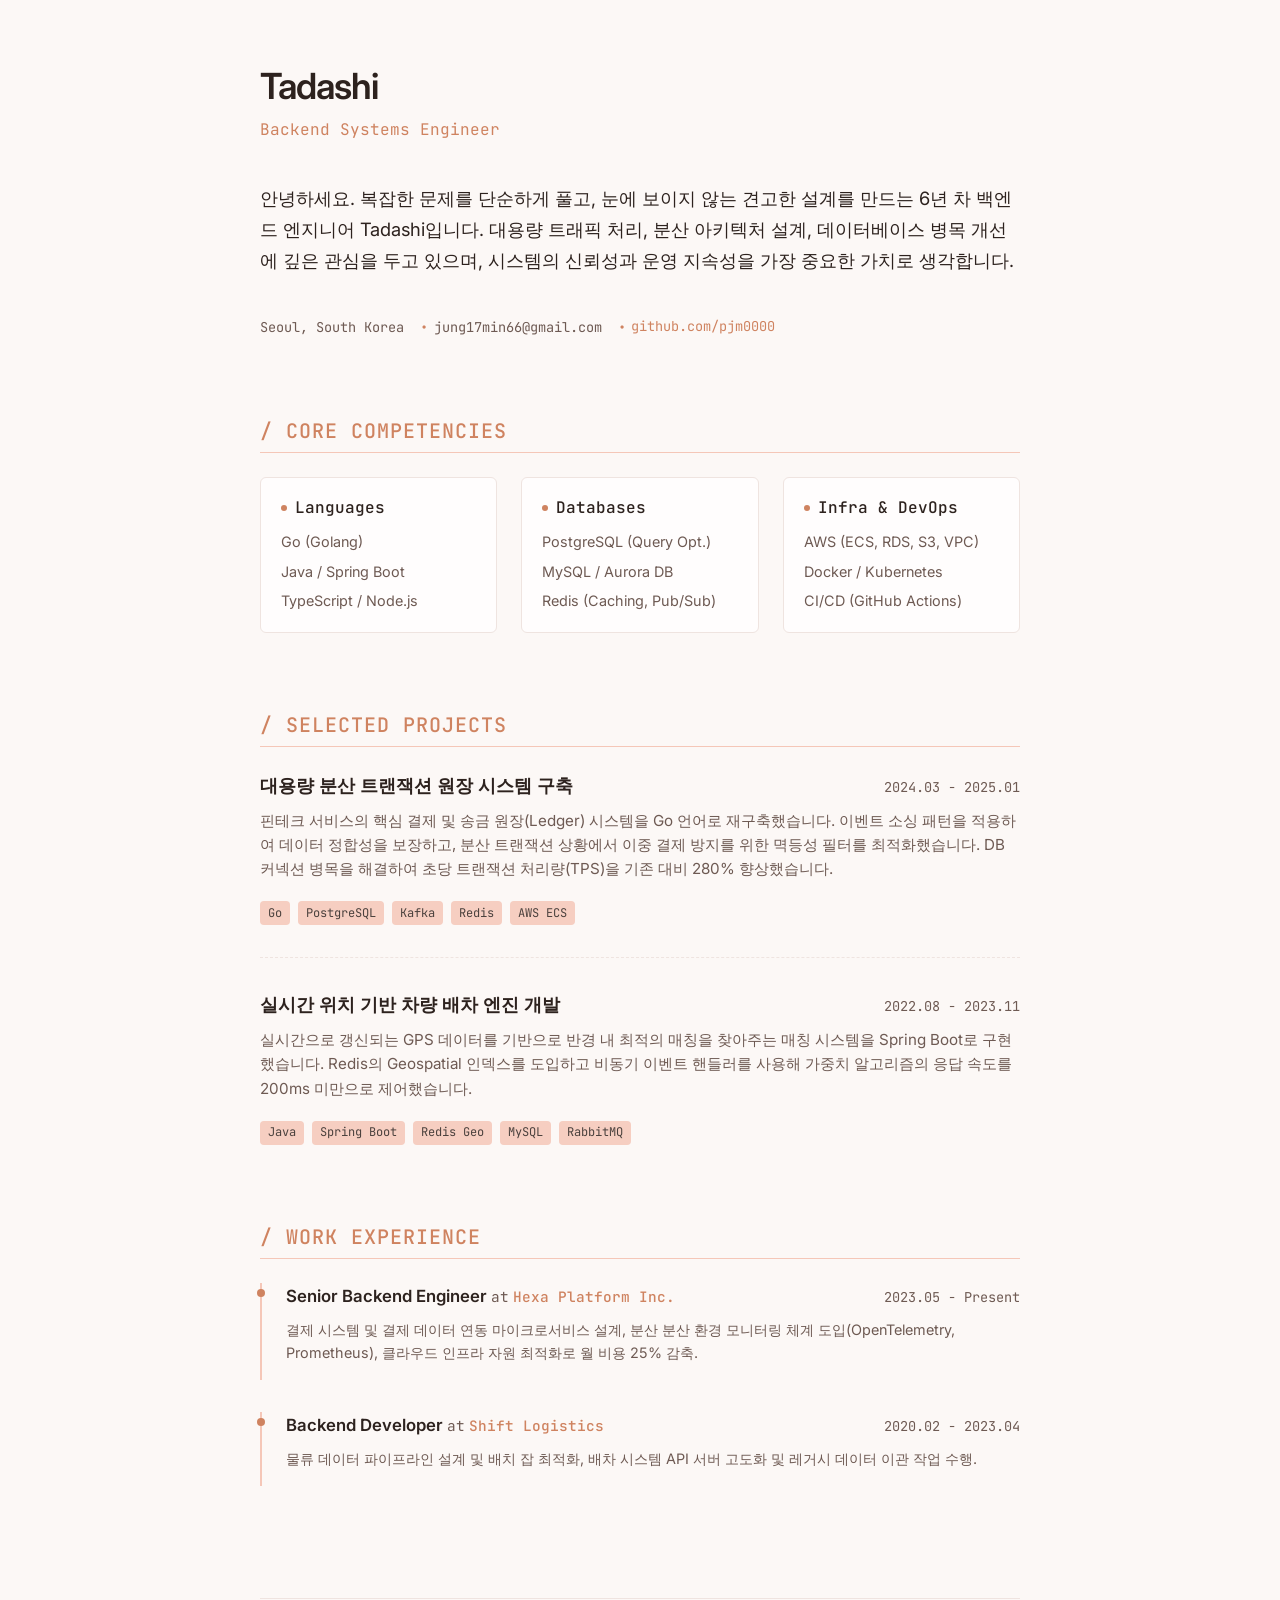
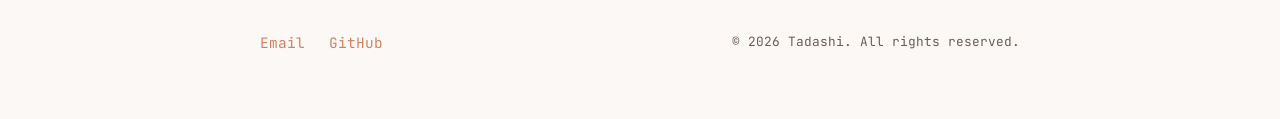
<file: index.html>
<!DOCTYPE html>
<html lang="ko">
<head>
    <meta charset="UTF-8">
    <meta name="viewport" content="width=device-width, initial-scale=1.0">
    <title>Tadashi | Backend Engineer</title>
        <meta name="description" content="저의 기술을 보여드죠" />
<meta property="og:title" content="Tadashi의 포트폴리오 웹사이트" />
<meta property="og:description" content="저의 기술을 보여드죠 진짜로 진심으로" />
<meta property="og:url" content="https://pjm0000.github.io/260518_self-pra" />
<meta property="og:image" content="https://pjm0000.github.io/260518_self-pra/preview.png" />
    <!-- Google Fonts: Inter & JetBrains Mono -->
    <link rel="preconnect" href="https://fonts.googleapis.com">
    <link rel="preconnect" href="https://fonts.gstatic.com" crossorigin>
    <link href="https://fonts.googleapis.com/css2?family=Inter:wght@300;400;500;600;700&family=JetBrains+Mono:wght@400;500&display=swap" rel="stylesheet">
    <link rel="stylesheet" href="style.css">
    <link
      rel="icon"
      type="image/png"
      href="./favicon-96x96.png"
      sizes="96x96"
    />
    <link rel="icon" type="image/svg+xml" href="./favicon.svg" />
    <link rel="shortcut icon" href="./favicon.ico" />
    <link
      rel="apple-touch-icon"
      sizes="180x180"
      href="./apple-touch-icon.png"
    />
    <link rel="manifest" href="./site.webmanifest" />
</head>
<body>
    <div class="container">
        <!-- Header -->
        <header>
            <div>
                <h1>Tadashi</h1>
                <p class="mono" style="color: var(--color-primary); font-size: 1rem; margin-top: 0.25rem;">Backend Systems Engineer</p>
            </div>
            <p class="intro-text">
                안녕하세요. 복잡한 문제를 단순하게 풀고, 눈에 보이지 않는 견고한 설계를 만드는 6년 차 백엔드 엔지니어 Tadashi입니다. 대용량 트래픽 처리, 분산 아키텍처 설계, 데이터베이스 병목 개선에 깊은 관심을 두고 있으며, 시스템의 신뢰성과 운영 지속성을 가장 중요한 가치로 생각합니다.
            </p>
            <div class="profile-meta">
                <span>Seoul, South Korea</span>
                <span>jung17min66@gmail.com</span>
                <span><a href="https://github.com/pjm0000" target="_blank">github.com/pjm0000</a></span>
            </div>
        </header>

        <!-- Core Stack / Skills -->
        <section>
            <h2>/ Core Competencies</h2>
            <div class="skills-grid">
                <div class="skill-card">
                    <h3>Languages</h3>
                    <ul>
                        <li>Go (Golang)</li>
                        <li>Java / Spring Boot</li>
                        <li>TypeScript / Node.js</li>
                    </ul>
                </div>
                <div class="skill-card">
                    <h3>Databases</h3>
                    <ul>
                        <li>PostgreSQL (Query Opt.)</li>
                        <li>MySQL / Aurora DB</li>
                        <li>Redis (Caching, Pub/Sub)</li>
                    </ul>
                </div>
                <div class="skill-card">
                    <h3>Infra & DevOps</h3>
                    <ul>
                        <li>AWS (ECS, RDS, S3, VPC)</li>
                        <li>Docker / Kubernetes</li>
                        <li>CI/CD (GitHub Actions)</li>
                    </ul>
                </div>
            </div>
        </section>

        <!-- Featured Projects -->
        <section>
            <h2>/ Selected Projects</h2>
            <div class="projects-list">
                <div class="project-item">
                    <div class="project-header">
                        <span class="project-title">대용량 분산 트랜잭션 원장 시스템 구축</span>
                        <span class="project-period">2024.03 - 2025.01</span>
                    </div>
                    <p class="project-desc">
                        핀테크 서비스의 핵심 결제 및 송금 원장(Ledger) 시스템을 Go 언어로 재구축했습니다. 이벤트 소싱 패턴을 적용하여 데이터 정합성을 보장하고, 분산 트랜잭션 상황에서 이중 결제 방지를 위한 멱등성 필터를 최적화했습니다. DB 커넥션 병목을 해결하여 초당 트랜잭션 처리량(TPS)을 기존 대비 280% 향상했습니다.
                    </p>
                    <div class="project-tech">
                        <span class="tech-tag">Go</span>
                        <span class="tech-tag">PostgreSQL</span>
                        <span class="tech-tag">Kafka</span>
                        <span class="tech-tag">Redis</span>
                        <span class="tech-tag">AWS ECS</span>
                    </div>
                </div>

                <div class="project-item">
                    <div class="project-header">
                        <span class="project-title">실시간 위치 기반 차량 배차 엔진 개발</span>
                        <span class="project-period">2022.08 - 2023.11</span>
                    </div>
                    <p class="project-desc">
                        실시간으로 갱신되는 GPS 데이터를 기반으로 반경 내 최적의 매칭을 찾아주는 매칭 시스템을 Spring Boot로 구현했습니다. Redis의 Geospatial 인덱스를 도입하고 비동기 이벤트 핸들러를 사용해 가중치 알고리즘의 응답 속도를 200ms 미만으로 제어했습니다.
                    </p>
                    <div class="project-tech">
                        <span class="tech-tag">Java</span>
                        <span class="tech-tag">Spring Boot</span>
                        <span class="tech-tag">Redis Geo</span>
                        <span class="tech-tag">MySQL</span>
                        <span class="tech-tag">RabbitMQ</span>
                    </div>
                </div>
            </div>
        </section>

        <!-- Experience -->
        <section>
            <h2>/ Work Experience</h2>
            <div class="timeline">
                <div class="timeline-item">
                    <div class="timeline-header">
                        <div>
                            <span class="timeline-role">Senior Backend Engineer</span>
                            <span class="mono" style="color: var(--color-text-muted);">at</span>
                            <span class="timeline-company">Hexa Platform Inc.</span>
                        </div>
                        <span class="timeline-period">2023.05 - Present</span>
                    </div>
                    <p class="timeline-desc">
                        결제 시스템 및 결제 데이터 연동 마이크로서비스 설계, 분산 분산 환경 모니터링 체계 도입(OpenTelemetry, Prometheus), 클라우드 인프라 자원 최적화로 월 비용 25% 감축.
                    </p>
                </div>

                <div class="timeline-item">
                    <div class="timeline-header">
                        <div>
                            <span class="timeline-role">Backend Developer</span>
                            <span class="mono" style="color: var(--color-text-muted);">at</span>
                            <span class="timeline-company">Shift Logistics</span>
                        </div>
                        <span class="timeline-period">2020.02 - 2023.04</span>
                    </div>
                    <p class="timeline-desc">
                        물류 데이터 파이프라인 설계 및 배치 잡 최적화, 배차 시스템 API 서버 고도화 및 레거시 데이터 이관 작업 수행.
                    </p>
                </div>
            </div>
        </section>

        <!-- Footer -->
        <footer>
            <div class="contact-links">
                <a class="mono" href="mailto:jung17min66@gmail.com">Email</a>
                <a class="mono" href="https://github.com/pjm0000" target="_blank">GitHub</a>
            </div>
            <div class="copyright">
                © 2026 Tadashi. All rights reserved.
            </div>
        </footer>
    </div>
</body>
</html>
</file>
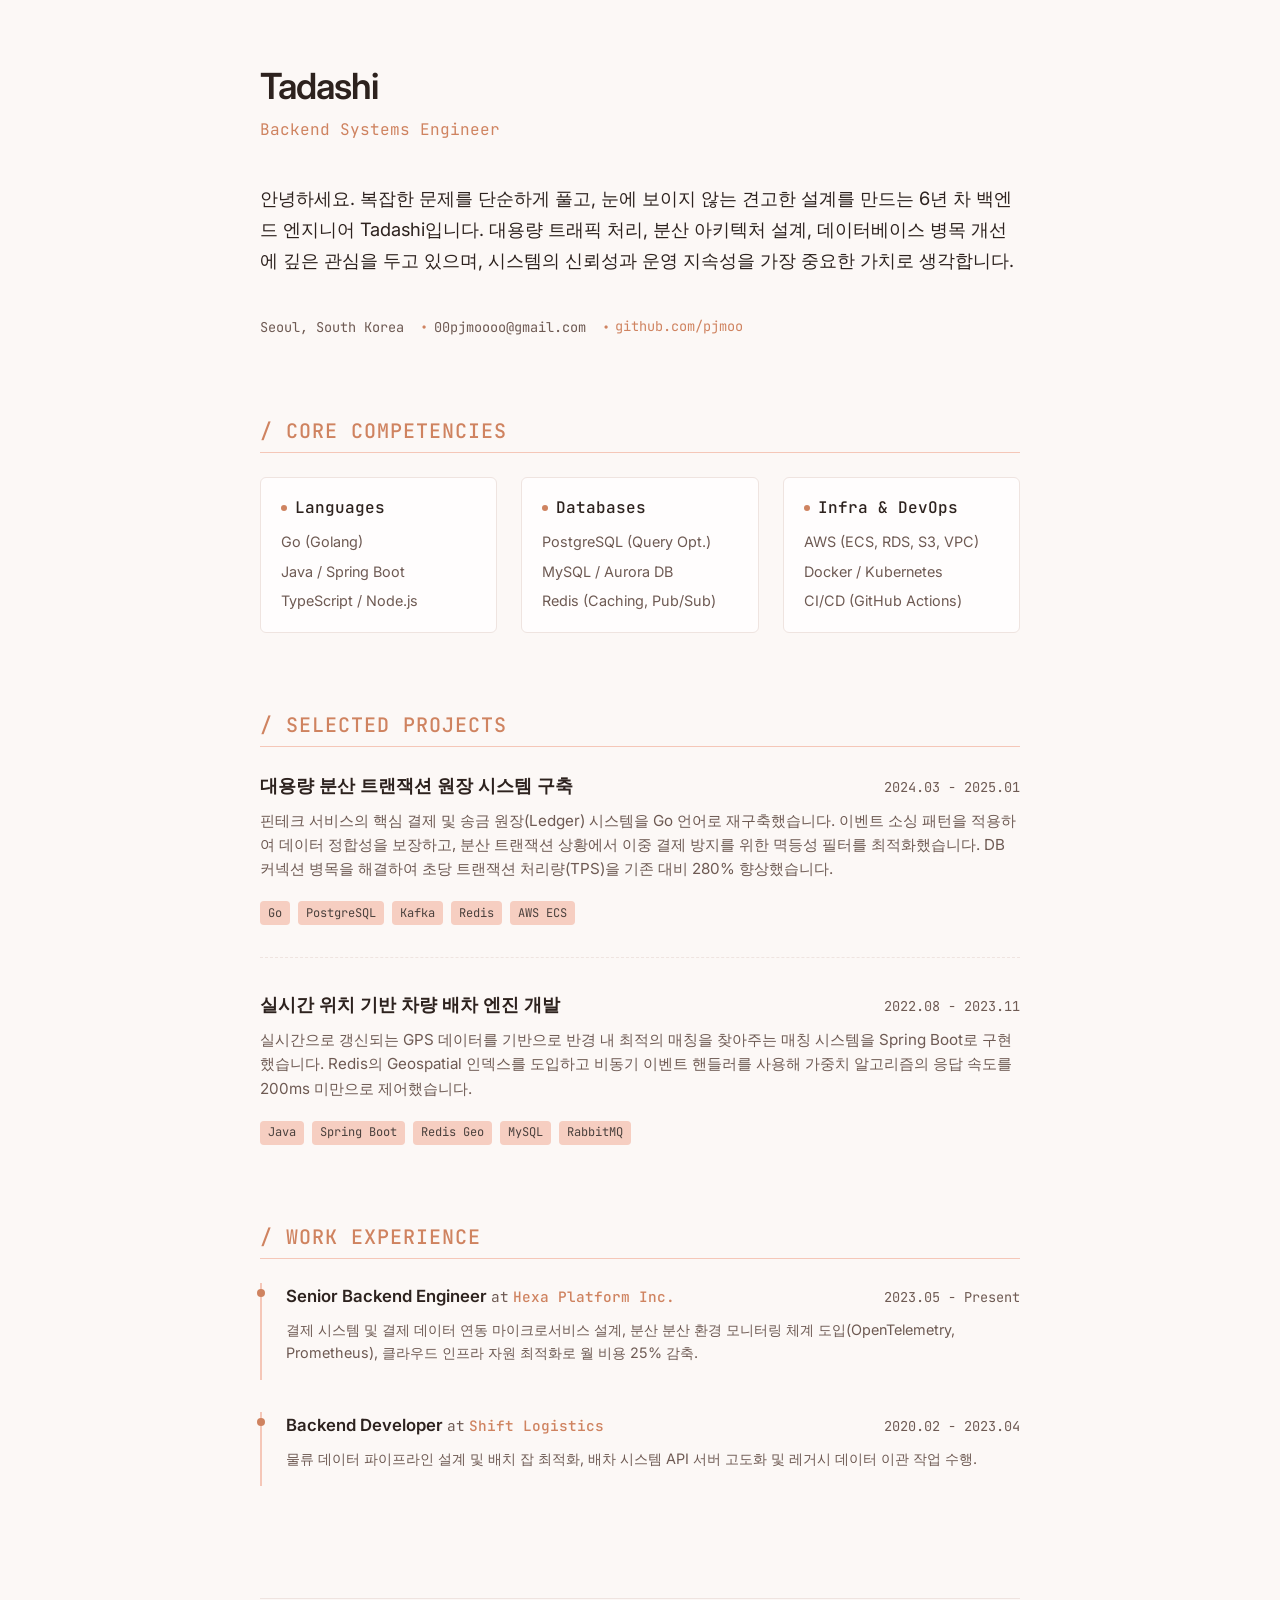
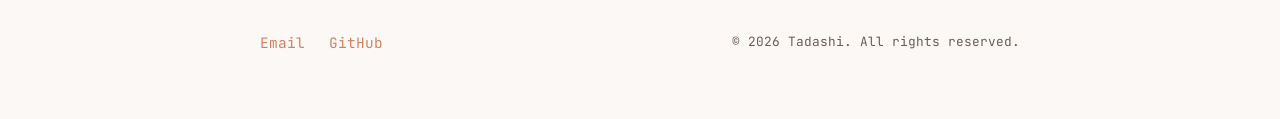
<file: 01_pra.html>
<!DOCTYPE html>
<html lang="ko">
<head>
    <meta charset="UTF-8">
    <meta name="viewport" content="width=device-width, initial-scale=1.0">
    <title>Tadashi | Backend Engineer</title>
    <!-- Google Fonts: Inter & JetBrains Mono -->
    <link rel="preconnect" href="https://fonts.googleapis.com">
    <link rel="preconnect" href="https://fonts.gstatic.com" crossorigin>
    <link href="https://fonts.googleapis.com/css2?family=Inter:wght@300;400;500;600;700&family=JetBrains+Mono:wght@400;500&display=swap" rel="stylesheet">
    <link rel="stylesheet" href="style.css">
    <link rel="icon" type="image/png" href="/favicon-96x96.png" sizes="96x96" />
<link rel="icon" type="image/svg+xml" href="/favicon.svg" />
<link rel="shortcut icon" href="/favicon.ico" />
<link rel="apple-touch-icon" sizes="180x180" href="/apple-touch-icon.png" />
<link rel="manifest" href="/site.webmanifest" />
</head>
<body>
    <div class="container">
        <!-- Header -->
        <header>
            <div>
                <h1>Tadashi</h1>
                <p class="mono" style="color: var(--color-primary); font-size: 1rem; margin-top: 0.25rem;">Backend Systems Engineer</p>
            </div>
            <p class="intro-text">
                안녕하세요. 복잡한 문제를 단순하게 풀고, 눈에 보이지 않는 견고한 설계를 만드는 6년 차 백엔드 엔지니어 Tadashi입니다. 대용량 트래픽 처리, 분산 아키텍처 설계, 데이터베이스 병목 개선에 깊은 관심을 두고 있으며, 시스템의 신뢰성과 운영 지속성을 가장 중요한 가치로 생각합니다.
            </p>
            <div class="profile-meta">
                <span>Seoul, South Korea</span>
                <span>00pjmoooo@gmail.com</span>
                <span><a href="https://github.com/pjmoo" target="_blank">github.com/pjmoo</a></span>
            </div>
        </header>

        <!-- Core Stack / Skills -->
        <section>
            <h2>/ Core Competencies</h2>
            <div class="skills-grid">
                <div class="skill-card">
                    <h3>Languages</h3>
                    <ul>
                        <li>Go (Golang)</li>
                        <li>Java / Spring Boot</li>
                        <li>TypeScript / Node.js</li>
                    </ul>
                </div>
                <div class="skill-card">
                    <h3>Databases</h3>
                    <ul>
                        <li>PostgreSQL (Query Opt.)</li>
                        <li>MySQL / Aurora DB</li>
                        <li>Redis (Caching, Pub/Sub)</li>
                    </ul>
                </div>
                <div class="skill-card">
                    <h3>Infra & DevOps</h3>
                    <ul>
                        <li>AWS (ECS, RDS, S3, VPC)</li>
                        <li>Docker / Kubernetes</li>
                        <li>CI/CD (GitHub Actions)</li>
                    </ul>
                </div>
            </div>
        </section>

        <!-- Featured Projects -->
        <section>
            <h2>/ Selected Projects</h2>
            <div class="projects-list">
                <div class="project-item">
                    <div class="project-header">
                        <span class="project-title">대용량 분산 트랜잭션 원장 시스템 구축</span>
                        <span class="project-period">2024.03 - 2025.01</span>
                    </div>
                    <p class="project-desc">
                        핀테크 서비스의 핵심 결제 및 송금 원장(Ledger) 시스템을 Go 언어로 재구축했습니다. 이벤트 소싱 패턴을 적용하여 데이터 정합성을 보장하고, 분산 트랜잭션 상황에서 이중 결제 방지를 위한 멱등성 필터를 최적화했습니다. DB 커넥션 병목을 해결하여 초당 트랜잭션 처리량(TPS)을 기존 대비 280% 향상했습니다.
                    </p>
                    <div class="project-tech">
                        <span class="tech-tag">Go</span>
                        <span class="tech-tag">PostgreSQL</span>
                        <span class="tech-tag">Kafka</span>
                        <span class="tech-tag">Redis</span>
                        <span class="tech-tag">AWS ECS</span>
                    </div>
                </div>

                <div class="project-item">
                    <div class="project-header">
                        <span class="project-title">실시간 위치 기반 차량 배차 엔진 개발</span>
                        <span class="project-period">2022.08 - 2023.11</span>
                    </div>
                    <p class="project-desc">
                        실시간으로 갱신되는 GPS 데이터를 기반으로 반경 내 최적의 매칭을 찾아주는 매칭 시스템을 Spring Boot로 구현했습니다. Redis의 Geospatial 인덱스를 도입하고 비동기 이벤트 핸들러를 사용해 가중치 알고리즘의 응답 속도를 200ms 미만으로 제어했습니다.
                    </p>
                    <div class="project-tech">
                        <span class="tech-tag">Java</span>
                        <span class="tech-tag">Spring Boot</span>
                        <span class="tech-tag">Redis Geo</span>
                        <span class="tech-tag">MySQL</span>
                        <span class="tech-tag">RabbitMQ</span>
                    </div>
                </div>
            </div>
        </section>

        <!-- Experience -->
        <section>
            <h2>/ Work Experience</h2>
            <div class="timeline">
                <div class="timeline-item">
                    <div class="timeline-header">
                        <div>
                            <span class="timeline-role">Senior Backend Engineer</span>
                            <span class="mono" style="color: var(--color-text-muted);">at</span>
                            <span class="timeline-company">Hexa Platform Inc.</span>
                        </div>
                        <span class="timeline-period">2023.05 - Present</span>
                    </div>
                    <p class="timeline-desc">
                        결제 시스템 및 결제 데이터 연동 마이크로서비스 설계, 분산 분산 환경 모니터링 체계 도입(OpenTelemetry, Prometheus), 클라우드 인프라 자원 최적화로 월 비용 25% 감축.
                    </p>
                </div>

                <div class="timeline-item">
                    <div class="timeline-header">
                        <div>
                            <span class="timeline-role">Backend Developer</span>
                            <span class="mono" style="color: var(--color-text-muted);">at</span>
                            <span class="timeline-company">Shift Logistics</span>
                        </div>
                        <span class="timeline-period">2020.02 - 2023.04</span>
                    </div>
                    <p class="timeline-desc">
                        물류 데이터 파이프라인 설계 및 배치 잡 최적화, 배차 시스템 API 서버 고도화 및 레거시 데이터 이관 작업 수행.
                    </p>
                </div>
            </div>
        </section>

        <!-- Footer -->
        <footer>
            <div class="contact-links">
                <a class="mono" href="mailto:00pjmoooo@gmail.com">Email</a>
                <a class="mono" href="https://github.com/pjmoo" target="_blank">GitHub</a>
            </div>
            <div class="copyright">
                © 2026 Tadashi. All rights reserved.
            </div>
        </footer>
    </div>
</body>
</html>
</file>
<file: style.css>
/* CSS Variables for design system */
:root {
    --color-bg: #FCF8F6;
    --color-surface: #FFFDFD;
    --color-primary: #cf8360;      /* Terracotta */
    --color-primary-light: #F5C7B8; /* Warm Peach */
    --color-text-main: #2D221E;     /* Dark Charcoal Brown */
    --color-text-muted: #6E5A53;
    --color-border: #EFE4E0;
    --font-sans: 'Inter', -apple-system, BlinkMacSystemFont, "Segoe UI", Roboto, sans-serif;
    --font-mono: 'JetBrains Mono', monospace;
    --transition: all 0.25s cubic-bezier(0.16, 1, 0.3, 1);
}

/* Base styles */
* {
    box-sizing: border-box;
    margin: 0;
    padding: 0;
}

body {
    background-color: var(--color-bg);
    color: var(--color-text-main);
    font-family: var(--font-sans);
    line-height: 1.6;
    padding: 4rem 2rem;
    display: flex;
    justify-content: center;
    align-items: flex-start;
    min-height: 100vh;
    -webkit-font-smoothing: antialiased;
}

.container {
    max-width: 760px;
    width: 100%;
    display: flex;
    flex-direction: column;
    gap: 5rem;
}

/* Typography & elements */
h1, h2, h3, h4 {
    font-weight: 600;
    color: var(--color-text-main);
    line-height: 1.25;
}

h1 {
    font-size: 2.25rem;
    letter-spacing: -0.03em;
    margin-bottom: 0.5rem;
}

h2 {
    font-size: 1.25rem;
    text-transform: uppercase;
    letter-spacing: 0.05em;
    color: var(--color-primary);
    font-family: var(--font-mono);
    font-weight: 500;
    border-bottom: 1px solid var(--color-primary-light);
    padding-bottom: 0.5rem;
    margin-bottom: 1.5rem;
}

p {
    font-size: 1rem;
    color: var(--color-text-muted);
    margin-bottom: 1rem;
}

a {
    color: var(--color-primary);
    text-decoration: none;
    transition: var(--transition);
    border-bottom: 1px solid transparent;
}

a:hover {
    color: var(--color-text-main);
    border-bottom-color: var(--color-primary);
}

.mono {
    font-family: var(--font-mono);
    font-size: 0.9rem;
}

/* Sections */
header {
    display: flex;
    flex-direction: column;
    gap: 1.5rem;
}

.profile-meta {
    display: flex;
    flex-wrap: wrap;
    gap: 1rem;
    font-family: var(--font-mono);
    font-size: 0.85rem;
    color: var(--color-text-muted);
}

.profile-meta span {
    display: flex;
    align-items: center;
    gap: 0.35rem;
}

.profile-meta span::before {
    content: "•";
    color: var(--color-primary);
}

.profile-meta span:first-child::before {
    display: none;
}

/* Bio */
.intro-text {
    font-size: 1.15rem;
    line-height: 1.7;
    color: var(--color-text-main);
    font-weight: 400;
}

/* Skills grid */
.skills-grid {
    display: grid;
    grid-template-columns: repeat(auto-fit, minmax(220px, 1fr));
    gap: 1.5rem;
}

.skill-card {
    background-color: var(--color-surface);
    border: 1px solid var(--color-border);
    border-radius: 6px;
    padding: 1.25rem;
    transition: var(--transition);
}

.skill-card:hover {
    border-color: var(--color-primary-light);
    transform: translateY(-2px);
    box-shadow: 0 4px 20px rgba(207, 131, 96, 0.05);
}

.skill-card h3 {
    font-size: 1rem;
    margin-bottom: 0.75rem;
    font-family: var(--font-mono);
    font-weight: 500;
    display: flex;
    align-items: center;
    gap: 0.5rem;
}

.skill-card h3::before {
    content: "";
    display: inline-block;
    width: 6px;
    height: 6px;
    border-radius: 50%;
    background-color: var(--color-primary);
}

.skill-card ul {
    list-style: none;
    display: flex;
    flex-direction: column;
    gap: 0.4rem;
}

.skill-card li {
    font-size: 0.9rem;
    color: var(--color-text-muted);
}

/* Project list */
.projects-list {
    display: flex;
    flex-direction: column;
    gap: 2rem;
}

.project-item {
    display: grid;
    grid-template-columns: 1fr;
    gap: 0.5rem;
    padding-bottom: 2rem;
    border-bottom: 1px dashed var(--color-border);
}

.project-item:last-child {
    border-bottom: none;
    padding-bottom: 0;
}

.project-header {
    display: flex;
    justify-content: space-between;
    align-items: baseline;
    flex-wrap: wrap;
    gap: 0.5rem;
}

.project-title {
    font-size: 1.15rem;
    font-weight: 600;
}

.project-period {
    font-family: var(--font-mono);
    font-size: 0.85rem;
    color: var(--color-text-muted);
}

.project-desc {
    font-size: 0.95rem;
    margin-bottom: 0.75rem;
}

.project-tech {
    display: flex;
    flex-wrap: wrap;
    gap: 0.5rem;
}

.tech-tag {
    font-family: var(--font-mono);
    font-size: 0.75rem;
    background-color: var(--color-primary-light);
    color: var(--color-text-main);
    padding: 0.15rem 0.5rem;
    border-radius: 4px;
    opacity: 0.85;
}

/* Experience timeline */
.timeline {
    display: flex;
    flex-direction: column;
    gap: 2rem;
}

.timeline-item {
    position: relative;
    padding-left: 1.5rem;
    border-left: 2px solid var(--color-primary-light);
}

.timeline-item::before {
    content: "";
    position: absolute;
    left: -5px;
    top: 6px;
    width: 8px;
    height: 8px;
    border-radius: 50%;
    background-color: var(--color-primary);
}

.timeline-header {
    display: flex;
    justify-content: space-between;
    align-items: baseline;
    flex-wrap: wrap;
    gap: 0.5rem;
    margin-bottom: 0.5rem;
}

.timeline-role {
    font-weight: 600;
    font-size: 1.05rem;
}

.timeline-company {
    color: var(--color-primary);
    font-family: var(--font-mono);
    font-size: 0.9rem;
    font-weight: 500;
}

.timeline-period {
    font-family: var(--font-mono);
    font-size: 0.85rem;
    color: var(--color-text-muted);
}

.timeline-desc {
    font-size: 0.9rem;
    color: var(--color-text-muted);
}

/* Footer & Contact */
footer {
    margin-top: 2rem;
    padding-top: 2rem;
    border-top: 1px solid var(--color-border);
    display: flex;
    justify-content: space-between;
    align-items: center;
    flex-wrap: wrap;
    gap: 1rem;
}

.contact-links {
    display: flex;
    gap: 1.5rem;
}

.copyright {
    font-family: var(--font-mono);
    font-size: 0.8rem;
    color: var(--color-text-muted);
}

@media (max-width: 600px) {
    body {
        padding: 2rem 1rem;
    }
    .container {
        gap: 3.5rem;
    }
    h1 {
        font-size: 1.75rem;
    }
    .project-header, .timeline-header {
        flex-direction: column;
        gap: 0.25rem;
    }
}
</file>
